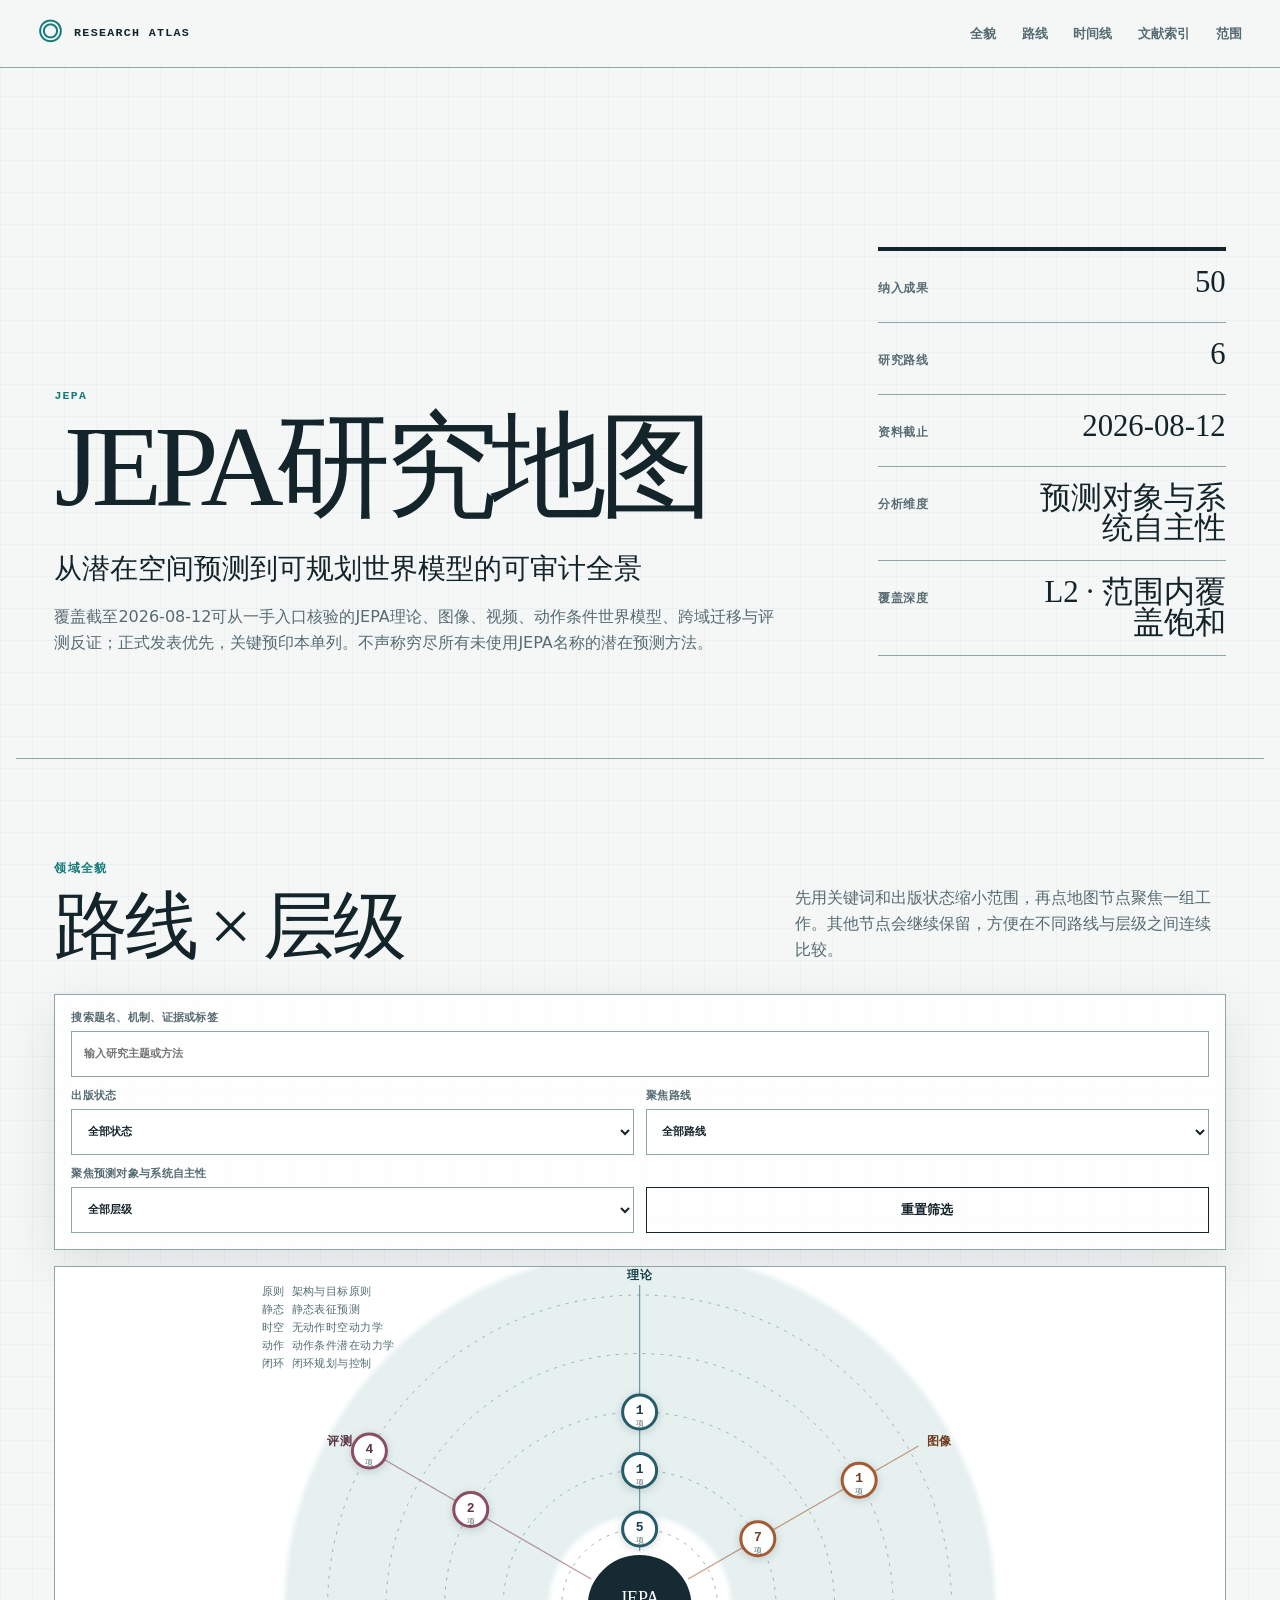
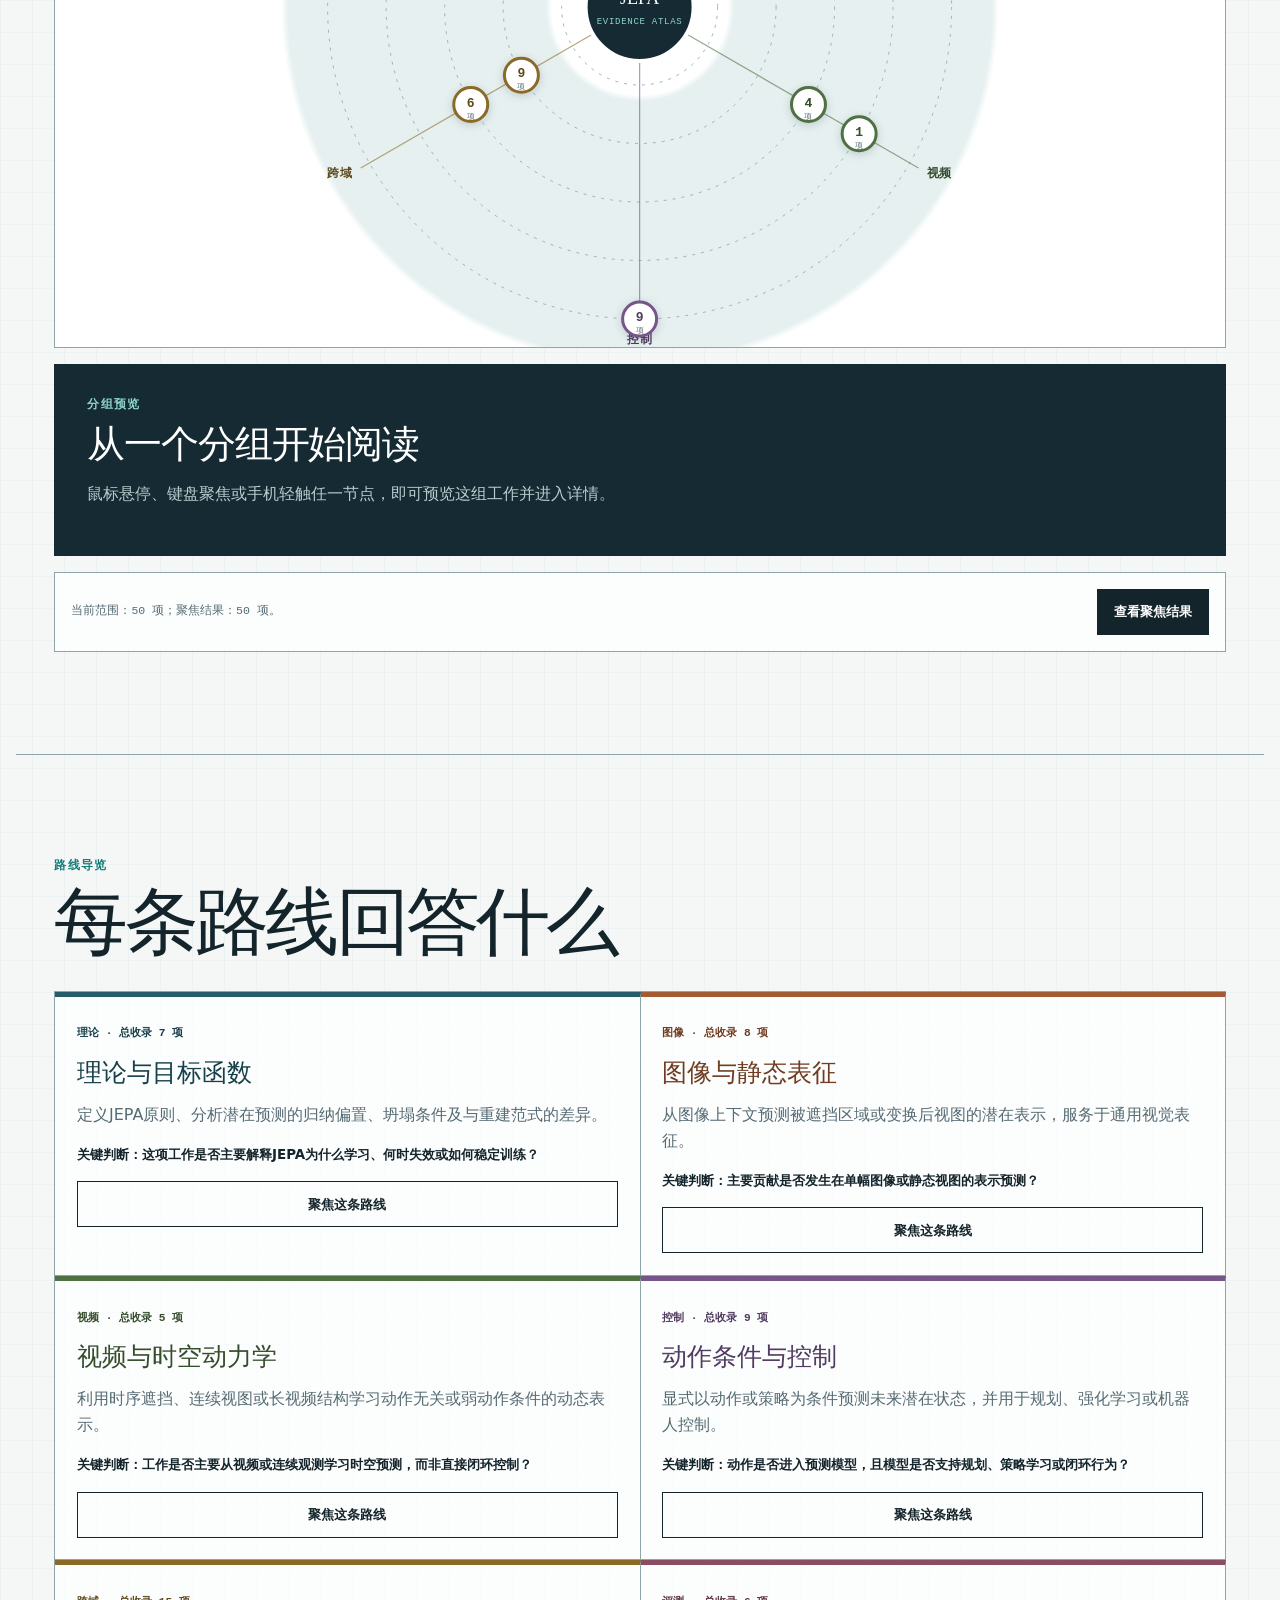
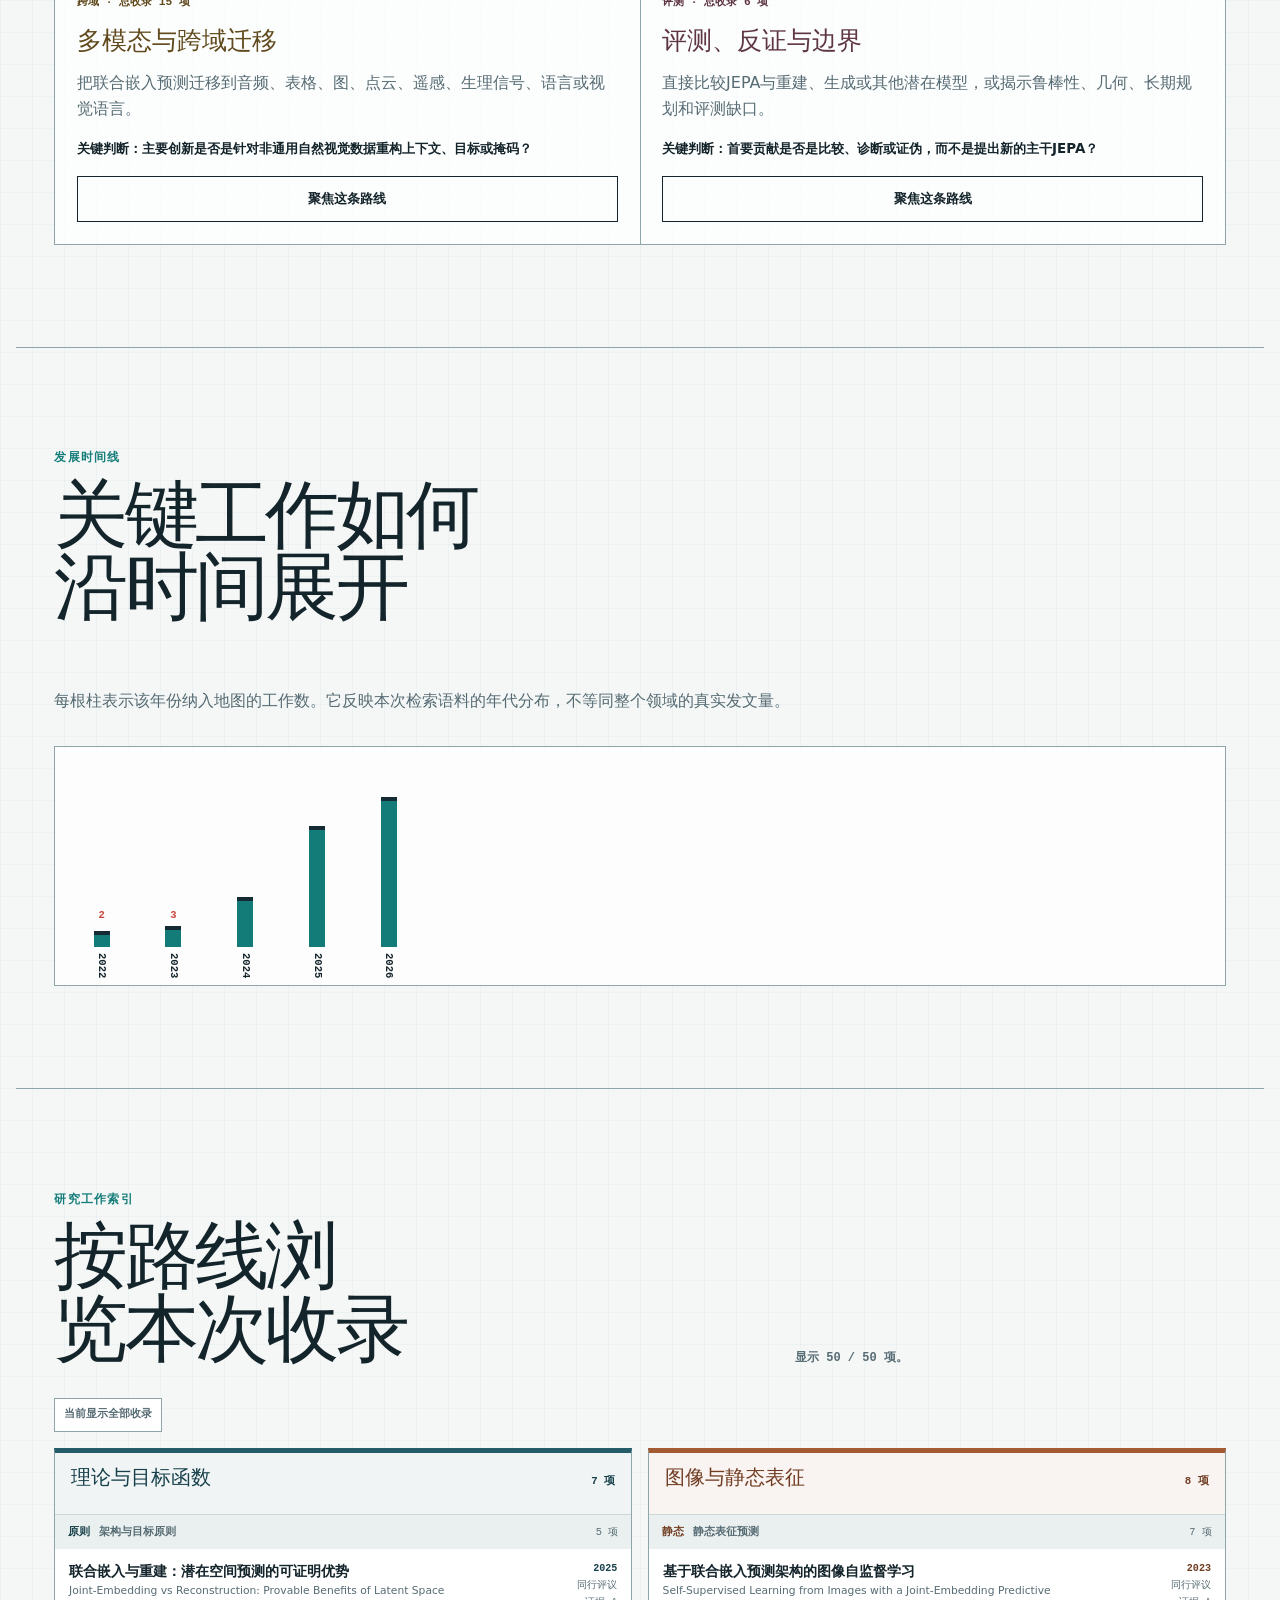
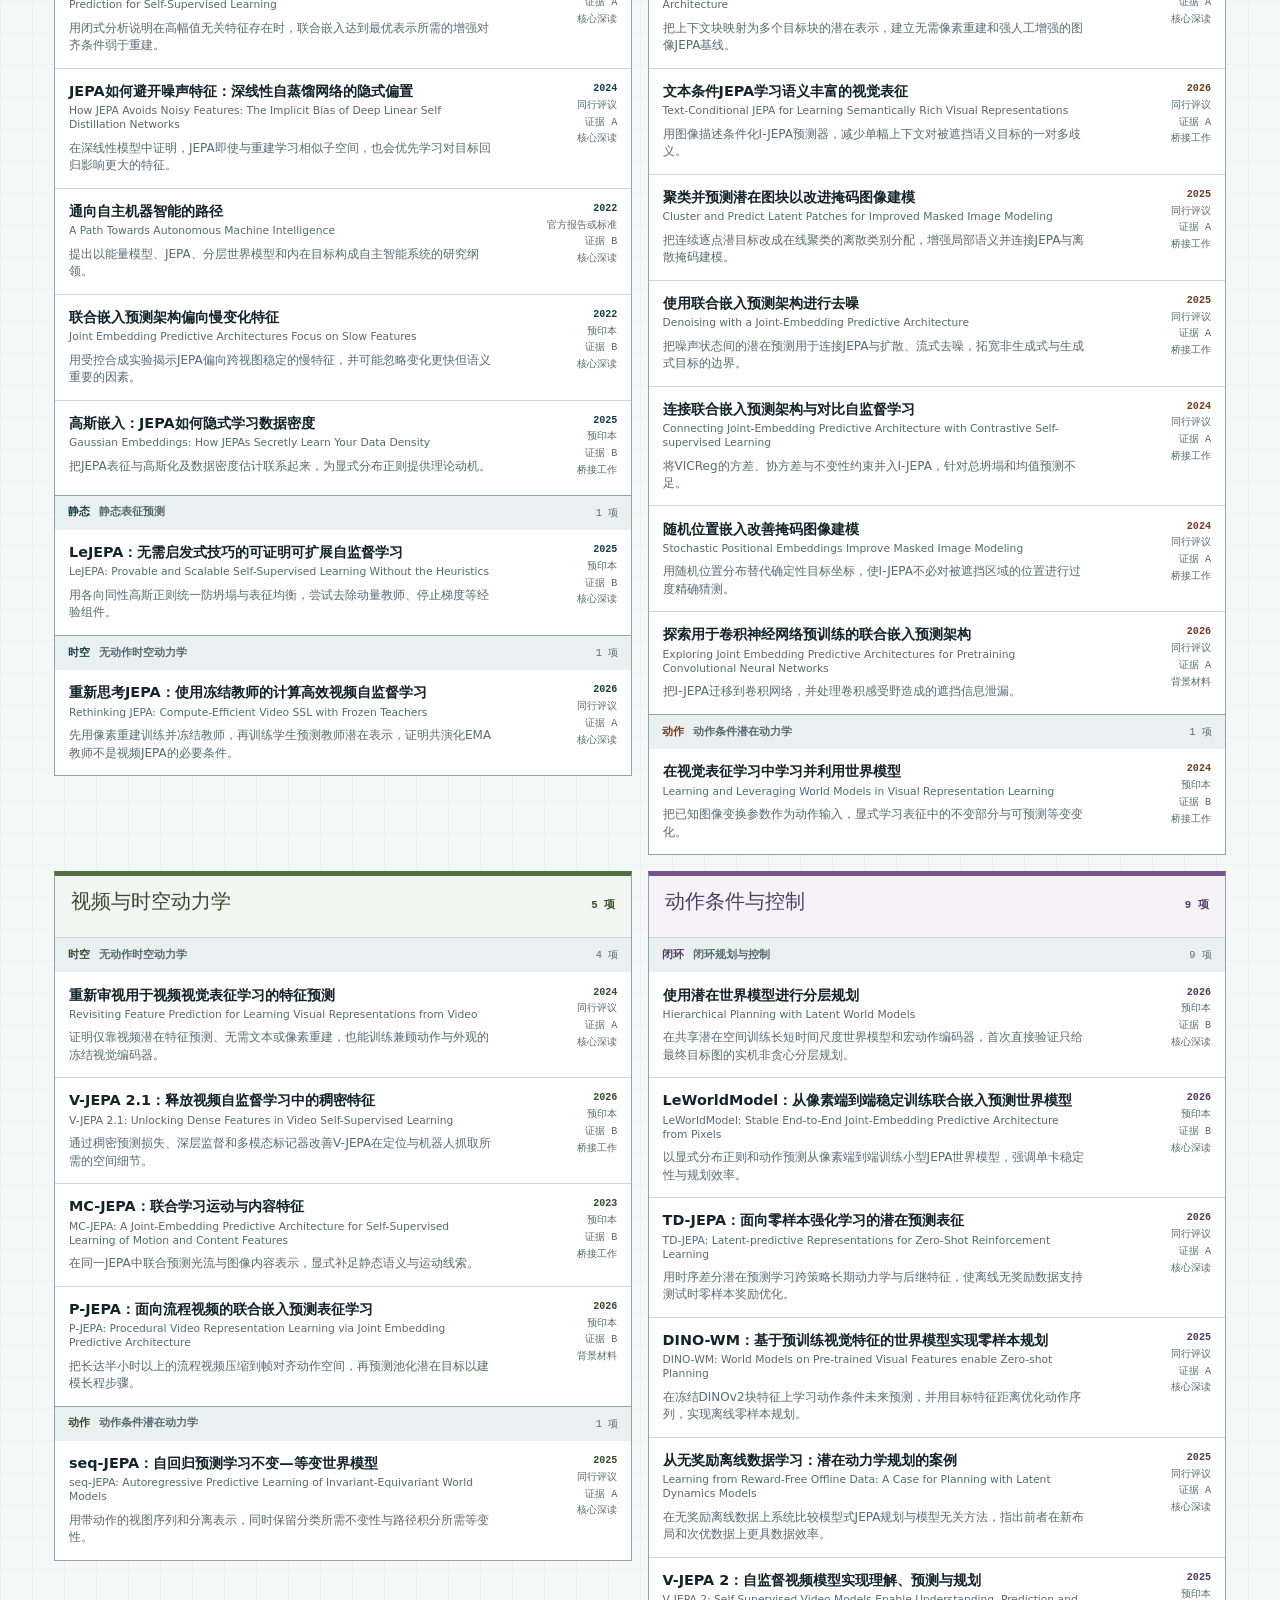
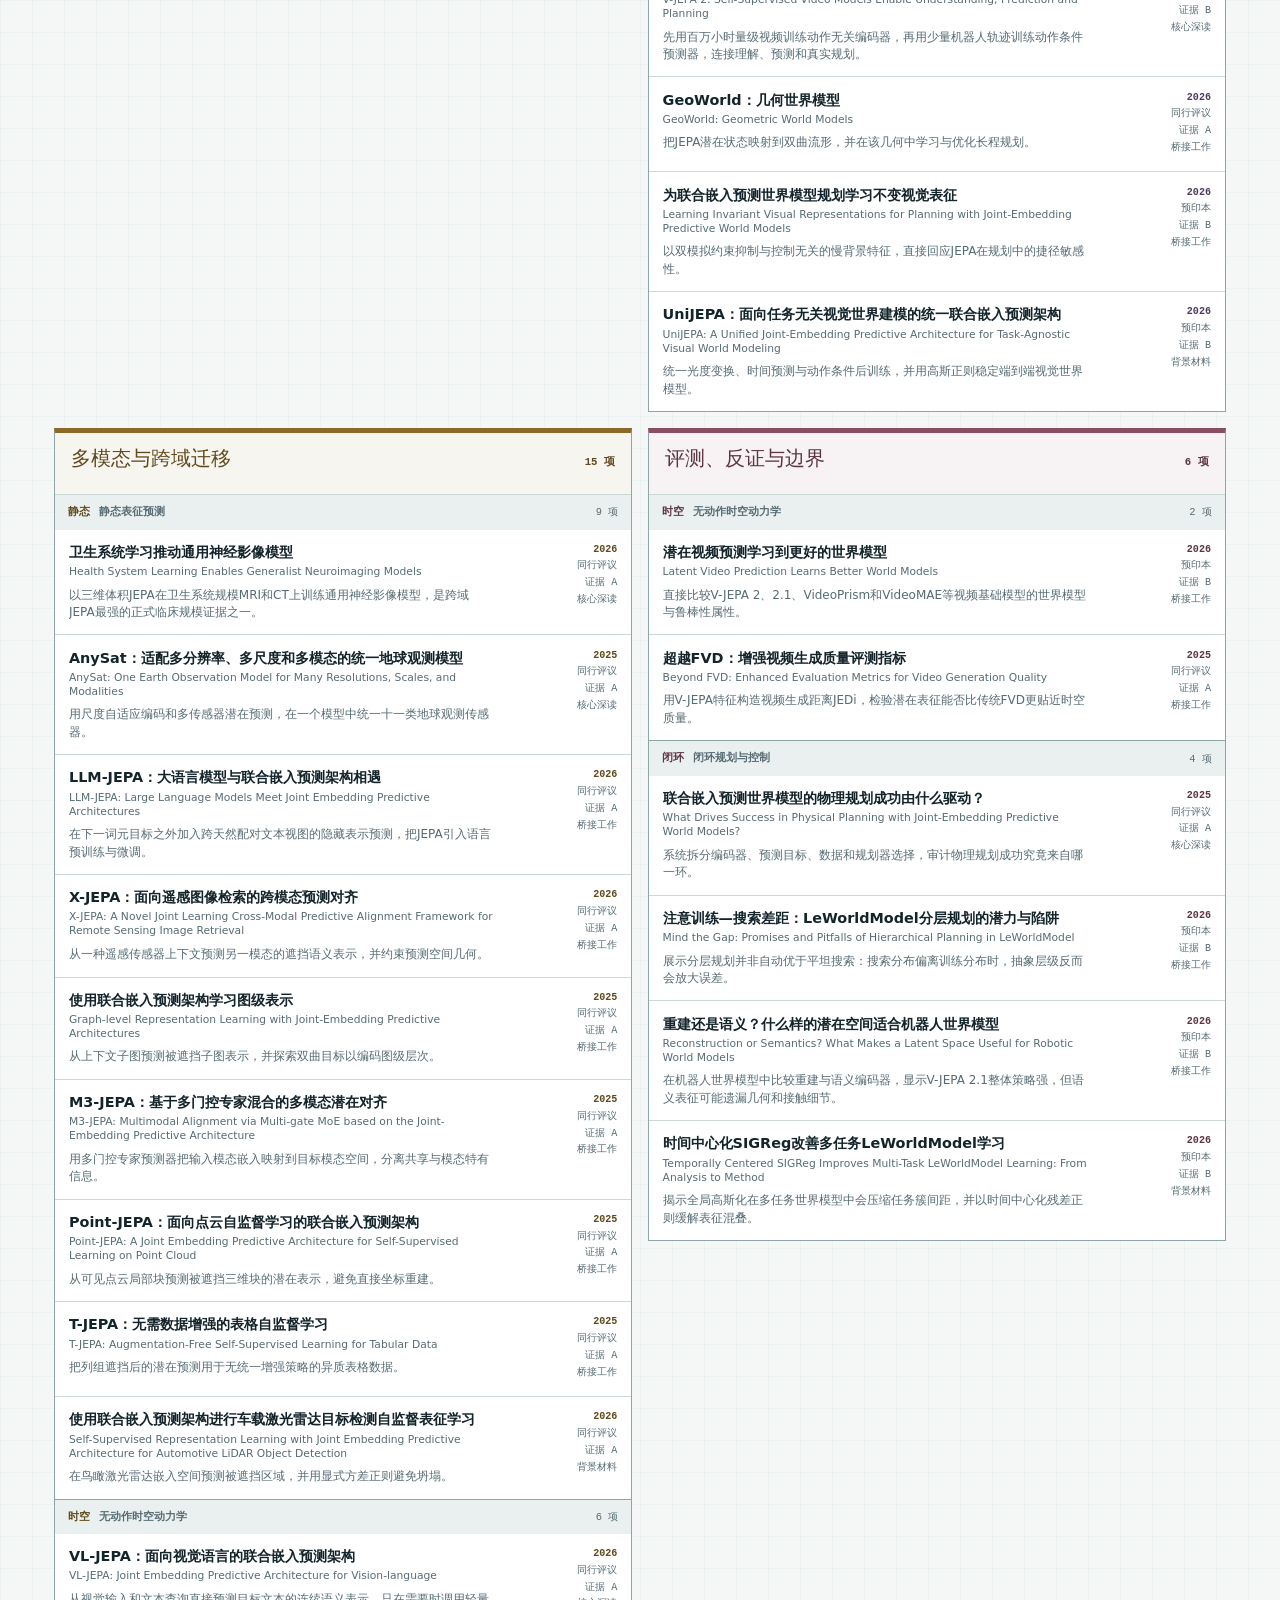
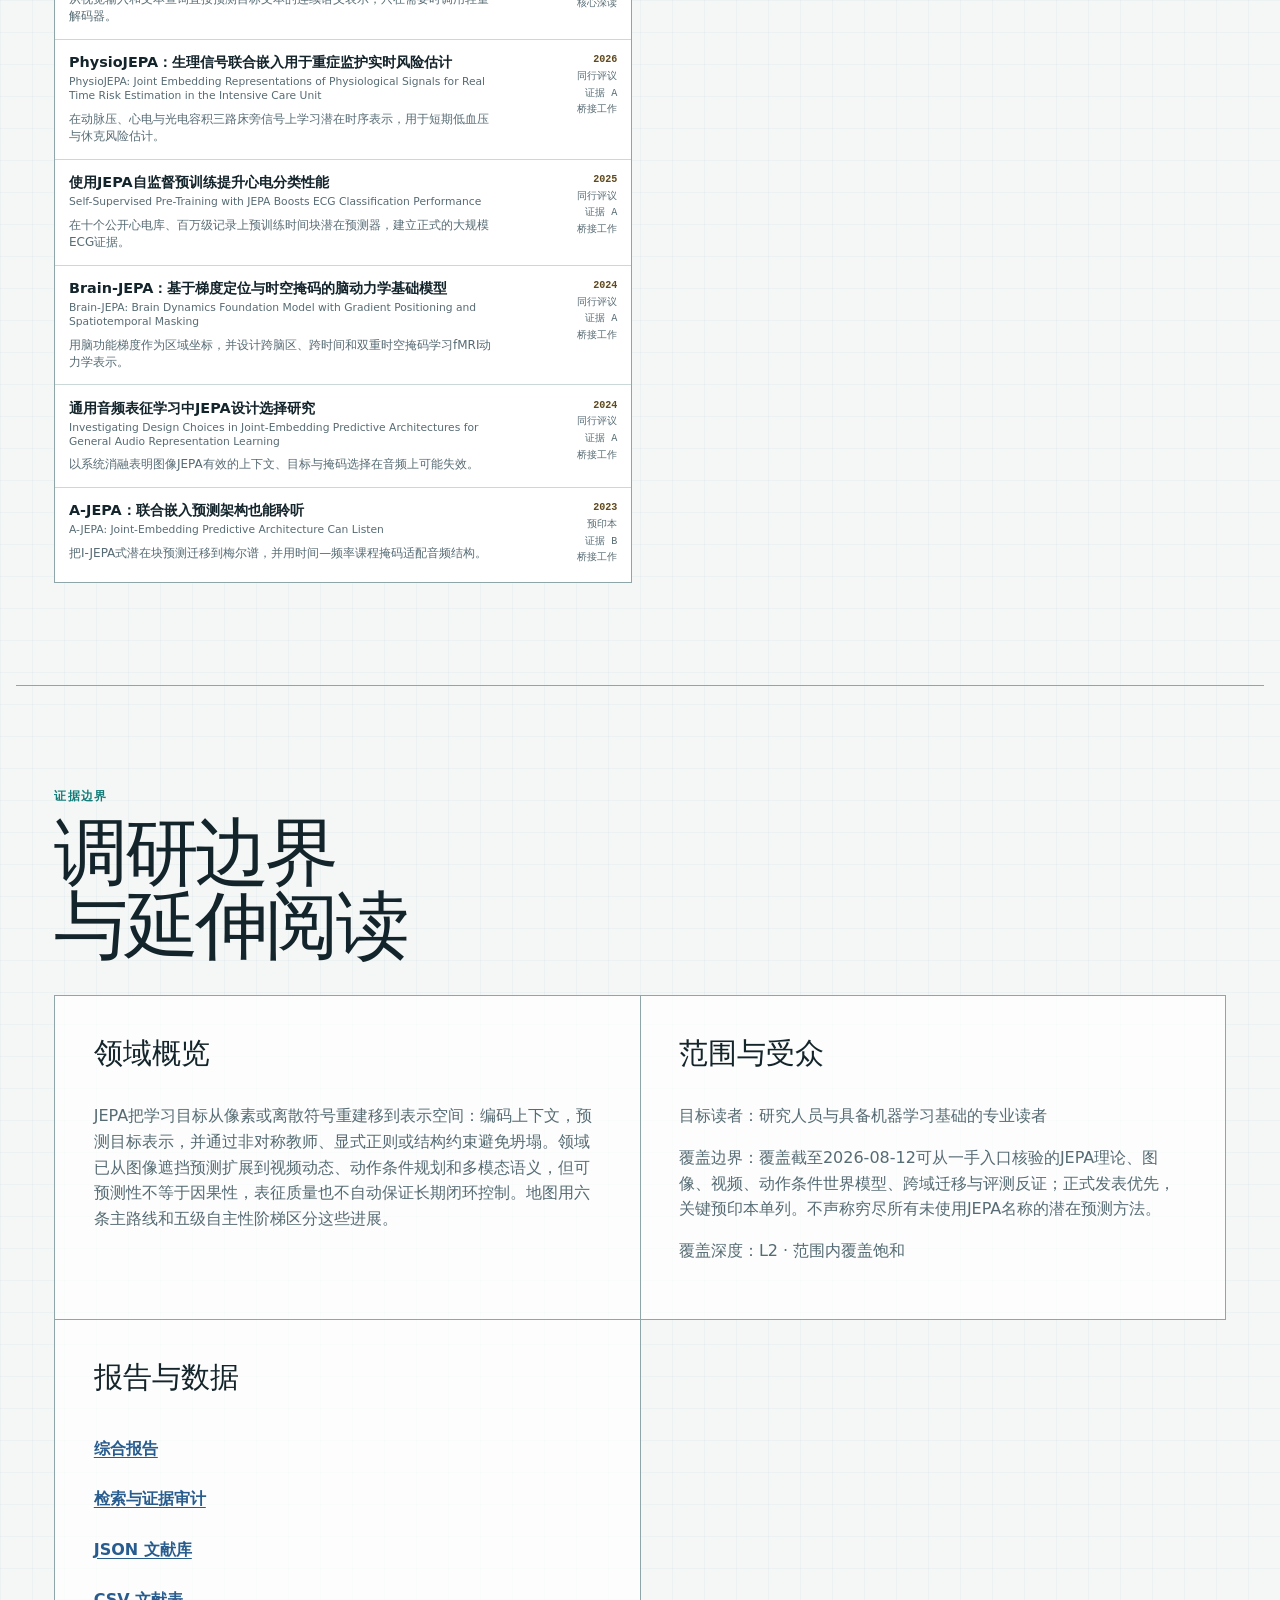
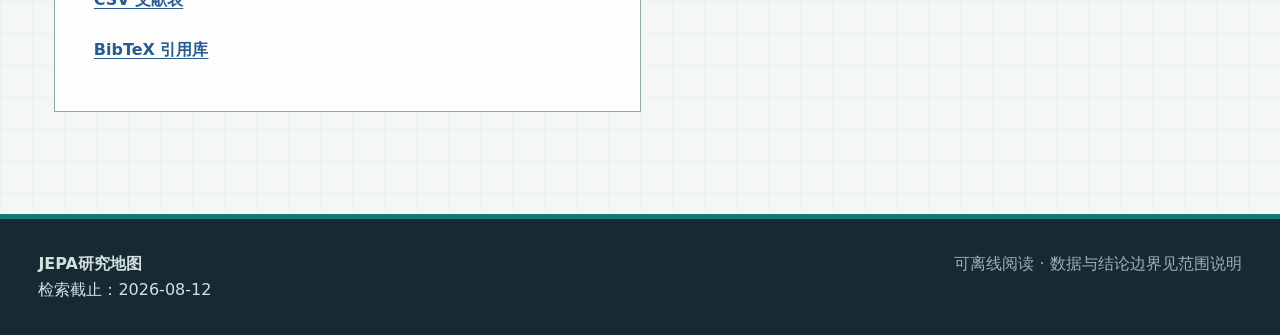
<file: index.html>
<!doctype html>
<!-- build-research-atlas managed asset: reader-ui-v2 -->
<html lang="zh-CN" class="no-js">
<head>
  <meta charset="utf-8">
  <meta name="viewport" content="width=device-width, initial-scale=1">
  <meta name="color-scheme" content="light">
  <meta name="description" content="从潜在空间预测到可规划世界模型的可审计全景">
  <title>JEPA研究地图</title>
  <script>document.documentElement.className = "js";</script>
  <link rel="stylesheet" href="css/atlas.css">
  <script defer src="data/atlas-meta.js"></script>
  <script defer src="data/papers-data.js"></script>
  <script defer src="js/atlas.js"></script>
</head>
<body>
  <a class="skip-link" href="#atlas-index">跳到文献与成果索引</a>

  <header class="site-header">
    <a class="site-mark" href="index.html" aria-label="返回研究地图首页">
      <span aria-hidden="true">◎</span>
      <span>RESEARCH ATLAS</span>
    </a>
    <nav aria-label="页面导航">
      <a href="#atlas-map">全貌</a>
      <a href="#route-guide">路线</a>
      <a href="#timeline">时间线</a>
      <a href="#atlas-index">文献索引</a>
      <a href="#scope">范围</a>
    </nav>
  </header>

  <main>
    <section class="hero" aria-labelledby="page-title">
      <div class="hero-copy">
        <p id="domainName" class="eyebrow">JEPA</p>
        <h1 id="page-title">JEPA研究地图</h1>
        <p id="pageSubtitle" class="hero-subtitle">从潜在空间预测到可规划世界模型的可审计全景</p>
        <p id="scopeNote" class="scope-note">覆盖截至2026-08-12可从一手入口核验的JEPA理论、图像、视频、动作条件世界模型、跨域迁移与评测反证；正式发表优先，关键预印本单列。不声称穷尽所有未使用JEPA名称的潜在预测方法。</p>
      </div>
      <dl class="hero-ledger" aria-label="地图摘要">
        <div><dt>纳入成果</dt><dd id="heroPaperCount">50</dd></div>
        <div><dt>研究路线</dt><dd id="heroRouteCount">6</dd></div>
        <div><dt>资料截止</dt><dd id="heroUpdated">2026-08-12</dd></div>
        <div><dt>分析维度</dt><dd id="heroAxis">预测对象与系统自主性</dd></div>
        <div><dt>覆盖深度</dt><dd id="heroCoverage">L2 · 范围内覆盖饱和</dd></div>
      </dl>
    </section>

    <section id="atlas-map" class="map-section section-shell" aria-labelledby="map-section-title">
      <header class="section-heading">
        <div>
          <p class="eyebrow">领域全貌</p>
          <h2 id="map-section-title">路线 × 层级</h2>
        </div>
        <p>先用关键词和出版状态缩小范围，再点地图节点聚焦一组工作。其他节点会继续保留，方便在不同路线与层级之间连续比较。</p>
      </header>

      <form id="atlasControls" class="atlas-controls" role="search">
        <label class="search-control">
          <span>搜索题名、机制、证据或标签</span>
          <input id="searchInput" type="search" autocomplete="off" placeholder="输入研究主题或方法">
        </label>
        <label>
          <span>出版状态</span>
          <select id="statusFilter">
            <option value="all">全部状态</option>
            <option value="peer-reviewed">同行评议</option>
            <option value="preprint">预印本</option>
            <option value="official-report">官方报告或标准</option>
          </select>
        </label>
        <label>
          <span>聚焦路线</span>
          <select id="routeFilter">
            <option value="all">全部路线</option>
          </select>
        </label>
        <label>
          <span id="levelFilterLabel">聚焦层级</span>
          <select id="levelFilter">
            <option value="all">全部层级</option>
          </select>
        </label>
        <button id="resetFilters" class="button quiet" type="button">重置筛选</button>
      </form>

      <div class="atlas-workbench">
        <div class="map-stage">
          <section class="mobile-clusters" aria-labelledby="mobile-cluster-title">
            <header>
              <p class="eyebrow">按组浏览</p>
              <h3 id="mobile-cluster-title">选择路线与层级</h3>
              <p>每个按钮对应一组研究工作，数字会随关键词和出版状态筛选实时更新。</p>
            </header>
            <div id="mobileClusterGrid" class="mobile-cluster-grid"></div>
          </section>

          <div class="desktop-map-wrap">
            <svg id="atlasSvg" class="atlas-svg" viewBox="0 0 800 680" role="group" aria-labelledby="mapTitle mapDescription">
              <title id="mapTitle">研究领域聚合地图</title>
              <desc id="mapDescription">主要路线沿圆周排列，第二分类轴沿同心环排列。每个按钮显示一个路线与层级组合的条目数量。</desc>
            </svg>
          </div>
          <p id="mapEmpty" class="empty-message" hidden>当前搜索与出版状态下没有可显示的条目。请放宽条件。</p>
        </div>

        <aside id="groupInspector" class="group-inspector" aria-labelledby="inspectorTitle">
          <div id="inspectorContent">
            <p class="eyebrow">分组预览</p>
            <h3 id="inspectorTitle">从一个分组开始阅读</h3>
            <p>鼠标悬停、键盘聚焦或手机轻触任一节点，即可预览这组工作并进入详情。</p>
          </div>
        </aside>
      </div>

      <div class="map-actions">
        <p id="contextCount">当前范围：0 项；聚焦结果：0 项。</p>
        <div>
          <button id="clearSelection" class="button quiet" type="button" hidden>取消组选择</button>
          <a class="button primary" href="#atlas-index">查看聚焦结果</a>
        </div>
      </div>
      <div id="atlasLive" class="sr-only" aria-live="polite" aria-atomic="true"></div>
    </section>

    <section id="route-guide" class="route-section section-shell" aria-labelledby="route-title">
      <header class="section-heading compact">
        <div>
          <p class="eyebrow">路线导览</p>
          <h2 id="route-title">每条路线回答什么</h2>
        </div>
      </header>
      <div id="routeCards" class="route-cards"></div>
      <p id="routeEmpty" class="empty-message" hidden>研究路线尚未加载，请检查本地数据文件。</p>
    </section>

    <section id="timeline" class="timeline-section section-shell" aria-labelledby="timeline-title">
      <header class="section-heading compact">
        <div>
          <p class="eyebrow">发展时间线</p>
          <h2 id="timeline-title">关键工作如何沿时间展开</h2>
        </div>
        <p>每根柱表示该年份纳入地图的工作数。它反映本次检索语料的年代分布，不等同整个领域的真实发文量。</p>
      </header>
      <div id="yearTimeline" class="year-timeline" role="list" aria-label="按年份统计的纳入条目"></div>
      <p id="timelineEmpty" class="empty-message" hidden>尚无可绘制年份的条目。</p>
    </section>

    <section id="atlas-index" class="index-section section-shell" aria-labelledby="index-title">
      <header class="section-heading index-heading">
        <div>
          <p class="eyebrow">研究工作索引</p>
          <h2 id="index-title" tabindex="-1">按路线浏览本次收录</h2>
        </div>
        <p id="resultSummary">显示 0 项。</p>
      </header>
      <div id="activeFilters" class="active-filters" aria-label="当前筛选"></div>
      <div id="paperIndex" class="paper-index"></div>
      <div id="indexEmpty" class="empty-panel" hidden>
        <h3>没有匹配条目</h3>
        <p>尝试清除关键词，或放宽出版状态、路线和层级筛选。</p>
      </div>
    </section>

    <section id="scope" class="scope-section section-shell" aria-labelledby="scope-title">
      <header class="section-heading compact">
        <div>
          <p class="eyebrow">证据边界</p>
          <h2 id="scope-title">调研边界与延伸阅读</h2>
        </div>
      </header>
      <div class="scope-grid">
        <article>
          <h3>领域概览</h3>
          <p id="overviewText">JEPA把学习目标从像素或离散符号重建移到表示空间：编码上下文，预测目标表示，并通过非对称教师、显式正则或结构约束避免坍塌。领域已从图像遮挡预测扩展到视频动态、动作条件规划和多模态语义，但可预测性不等于因果性，表征质量也不自动保证长期闭环控制。地图用六条主路线和五级自主性阶梯区分这些进展。</p>
        </article>
        <article>
          <h3>范围与受众</h3>
          <p id="audienceText">目标读者：研究人员与具备机器学习基础的专业读者</p>
          <p id="scopeText">覆盖边界：覆盖截至2026-08-12可从一手入口核验的JEPA理论、图像、视频、动作条件世界模型、跨域迁移与评测反证；正式发表优先，关键预印本单列。不声称穷尽所有未使用JEPA名称的潜在预测方法。</p>
          <p id="coverageText">覆盖深度：L2 · 范围内覆盖饱和</p>
        </article>
        <article id="thesisCard" hidden>
          <h3>核心判断</h3>
          <p id="thesisText"></p>
        </article>
        <article id="recommendationCard" hidden>
          <h3>建议阅读路径</h3>
          <p id="recommendationText"></p>
        </article>
        <article>
          <h3>报告与数据</h3>
          <ul class="artifact-links">
            <li><a href="docs/REPORT.md">综合报告</a></li>
            <li><a href="docs/SEARCH_AUDIT.md">检索与证据审计</a></li>
            <li><a href="data/papers.json">JSON 文献库</a></li>
            <li><a href="data/papers.csv">CSV 文献表</a></li>
            <li><a href="data/references.bib">BibTeX 引用库</a></li>
          </ul>
        </article>
      </div>
    </section>
  </main>

  <footer class="site-footer">
    <p><strong id="footerTitle">JEPA研究地图</strong><br><span id="footerUpdated">资料截止：2026-08-12</span></p>
    <p>可离线阅读 · 数据与结论边界见范围说明</p>
  </footer>

  <noscript>
    <section class="noscript-note">
      <h2>无脚本阅读入口</h2>
      <p>交互地图需要浏览器运行本地脚本，但综合报告、检索审计和结构化数据仍可直接打开。</p>
      <ul class="artifact-links">
        <li><a href="docs/REPORT.md">综合报告</a></li>
        <li><a href="docs/SEARCH_AUDIT.md">检索与证据审计</a></li>
        <li><a href="data/papers.json">JSON 文献库</a></li>
      </ul>
    </section>
  </noscript>
</body>
</html>
</file>
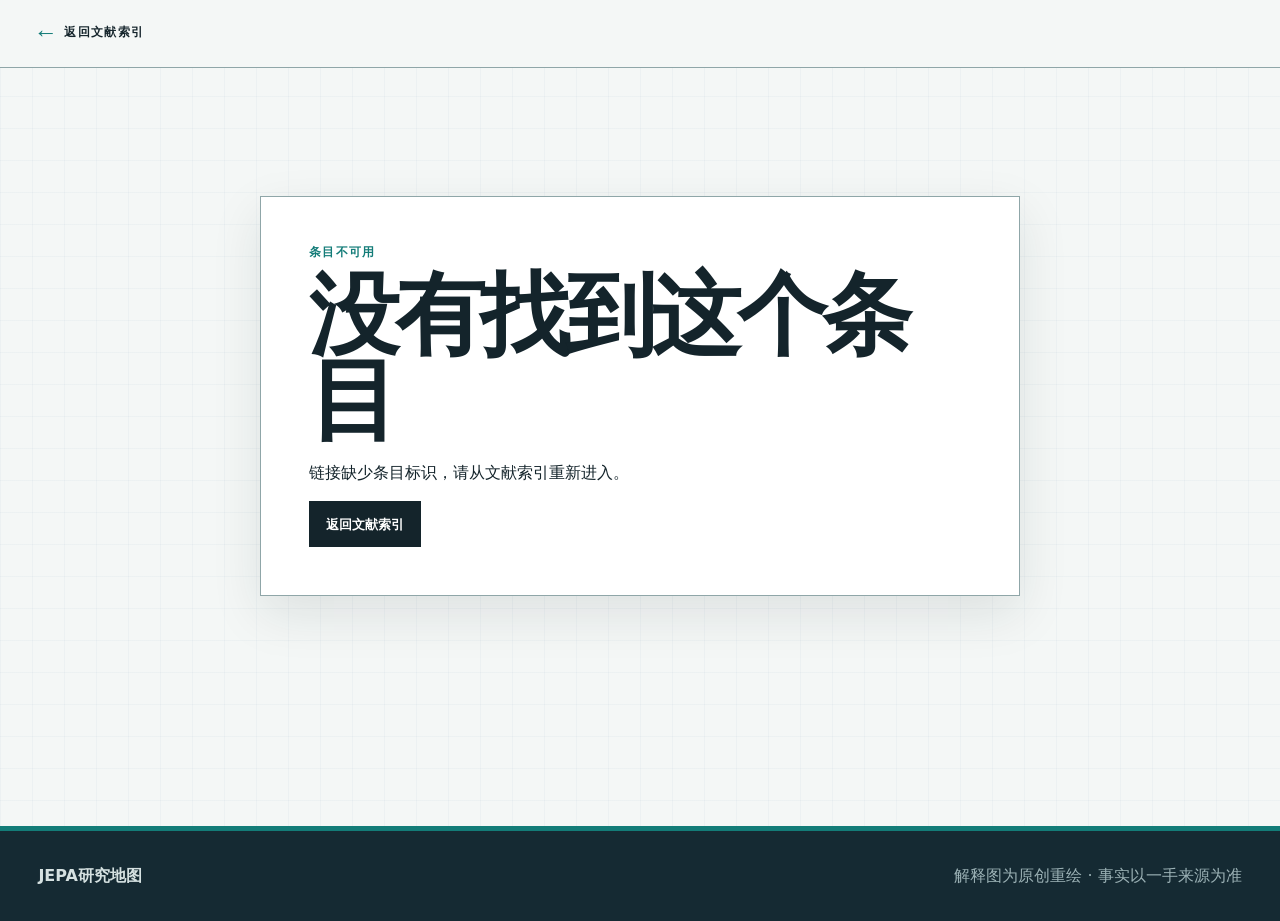
<file: paper.html>
<!doctype html>
<!-- build-research-atlas managed asset: reader-ui-v2 -->
<html lang="zh-CN" class="no-js">
<head>
  <meta charset="utf-8">
  <meta name="viewport" content="width=device-width, initial-scale=1">
  <meta name="color-scheme" content="light">
  <meta name="description" content="研究工作的机制、证据、局限与一手来源。">
  <title>工作详情｜研究地图</title>
  <script>document.documentElement.className = "js";</script>
  <link rel="stylesheet" href="css/atlas.css">
  <script defer src="data/atlas-meta.js"></script>
  <script defer src="data/papers-data.js"></script>
  <script defer src="js/paper.js"></script>
</head>
<body class="paper-page">
  <a class="skip-link" href="#paperContent">跳到条目正文</a>

  <header class="site-header">
    <a class="site-mark" href="index.html#atlas-index">
      <span aria-hidden="true">←</span>
      <span>返回文献索引</span>
    </a>
    <nav id="detailNav" aria-label="详情页导航">
      <a href="#mechanism">机制</a>
      <a href="#evidence">证据</a>
      <a href="#limitations">局限</a>
      <a href="#sources">来源</a>
    </nav>
  </header>

  <main id="paperContent" class="paper-main" tabindex="-1">
    <article id="paperArticle" hidden>
      <header class="paper-hero">
        <div>
          <p id="paperRoute" class="eyebrow">路线</p>
          <h1 id="paperTitle">工作题名</h1>
          <p id="paperTitleLocal" class="paper-local-title"></p>
          <p id="paperElevator" class="paper-elevator"></p>
        </div>
        <dl id="paperFacts" class="paper-facts"></dl>
      </header>

      <nav id="paperSectionNav" class="paper-section-nav" aria-label="本页目录">
        <a href="#problem">研究问题</a>
        <a href="#mechanism">方法机制</a>
        <a href="#evidence">证据</a>
        <a href="#limitations">适用边界</a>
        <a href="#implications">地图定位</a>
        <a href="#sources">一手入口</a>
      </nav>

      <section id="problem" class="paper-section" aria-labelledby="problem-title">
        <div class="section-index">问题</div>
        <div>
          <h2 id="problem-title">它要解决的关键问题</h2>
          <p id="paperProblem"></p>
        </div>
      </section>

      <section id="mechanism" class="paper-section" aria-labelledby="mechanism-title">
        <div class="section-index">机制</div>
        <div>
          <h2 id="mechanism-title">方法如何工作</h2>
          <p id="paperMechanism"></p>
          <figure class="mechanism-figure">
            <div class="mechanism-scroll" tabindex="0" aria-label="可横向滚动的机制步骤示意图">
              <svg id="mechanismDiagram" role="img" aria-labelledby="diagramTitle diagramDesc"></svg>
            </div>
            <figcaption>根据条目文字证据绘制的解释性示意图，不是原论文图像。</figcaption>
          </figure>
          <ol id="mechanismSteps" class="mechanism-steps"></ol>
        </div>
      </section>

      <section id="evidence" class="paper-section" aria-labelledby="evidence-title">
        <div class="section-index">证据</div>
        <div>
          <h2 id="evidence-title">关键证据与可核验结果</h2>
          <ul id="paperEvidence" class="evidence-list"></ul>
          <div id="paperEvidenceLocationsBlock" class="evidence-locations-block" hidden>
            <h3>证据定位</h3>
            <ul id="paperEvidenceLocations" class="evidence-locations-list"></ul>
          </div>
        </div>
      </section>

      <section id="limitations" class="paper-section" aria-labelledby="limitations-title">
        <div class="section-index">局限</div>
        <div>
          <h2 id="limitations-title">局限与适用边界</h2>
          <ul id="paperLimitations" class="limitations-list"></ul>
        </div>
      </section>

      <section id="implications" class="paper-section" aria-labelledby="implications-title">
        <div class="section-index">定位</div>
        <div>
          <h2 id="implications-title">为什么值得纳入这张地图</h2>
          <ul id="paperImplications" class="implications-list"></ul>
        </div>
      </section>

      <section id="sources" class="paper-section" aria-labelledby="sources-title">
        <div class="section-index">来源</div>
        <div>
          <h2 id="sources-title">一手来源与核验说明</h2>
          <p id="paperSourceNote"></p>
          <div id="paperVersionBlock" class="paper-version-block" hidden>
            <h3>版本与出版关系</h3>
            <p id="paperVersionNote"></p>
          </div>
          <div id="paperLinks" class="source-links"></div>
          <div id="relatedBlock" class="related-block" hidden>
            <h3>地图中的相邻条目</h3>
            <ul id="relatedPapers"></ul>
          </div>
        </div>
      </section>
    </article>

    <section id="paperNotFound" class="not-found" hidden>
      <p class="eyebrow">条目不可用</p>
      <h1>没有找到这个条目</h1>
      <p id="notFoundReason">请从文献索引重新进入。</p>
      <a class="button primary" href="index.html#atlas-index">返回文献索引</a>
    </section>
  </main>

  <footer class="site-footer">
    <p><strong id="detailFooterTitle">研究地图</strong></p>
    <p>解释图为原创重绘 · 事实以一手来源为准</p>
  </footer>

  <noscript>
    <section class="noscript-note">
      <h2>详情页需要本地脚本</h2>
      <p>可返回<a href="index.html#atlas-index">文献索引</a>，或直接阅读<a href="docs/REPORT.md">综合报告</a>。</p>
      <ul class="artifact-links">
        <li><a href="docs/SEARCH_AUDIT.md">检索与证据审计</a></li>
        <li><a href="atlas.json">研究数据真源</a></li>
        <li><a href="README.md">交付说明</a></li>
      </ul>
    </section>
  </noscript>
</body>
</html>
</file>
<file: css/atlas.css>
/* build-research-atlas managed asset: reader-ui-v2 */
:root {
  --paper: #f4f7f6;
  --paper-bright: #ffffff;
  --ink: #14242b;
  --ink-soft: #566b73;
  --line: #cbd8d8;
  --line-strong: #8fa6a8;
  --teal: #137c78;
  --cobalt: #285c8f;
  --signal: #c6483e;
  --night: #152a33;
  --night-soft: #b9ccce;
  --focus-dark: #084f74;
  --focus-light: #ffffff;
  --shadow: 0 18px 48px rgba(20, 36, 43, .10);
  --sans: Inter, ui-sans-serif, system-ui, -apple-system, BlinkMacSystemFont, "Segoe UI", sans-serif;
  --display: Georgia, "Times New Roman", serif;
  --mono: "SFMono-Regular", Consolas, "Liberation Mono", monospace;
}

*, *::before, *::after { box-sizing: border-box; }

html {
  color: var(--ink);
  background: var(--paper);
  scroll-behavior: smooth;
  scroll-padding-top: 5.5rem;
}

body {
  min-width: 280px;
  margin: 0;
  color: var(--ink);
  background:
    linear-gradient(rgba(40, 92, 143, .035) 1px, transparent 1px),
    linear-gradient(90deg, rgba(40, 92, 143, .035) 1px, transparent 1px),
    var(--paper);
  background-size: 32px 32px;
  font: 400 1rem/1.62 var(--sans);
}

body, input, select, button { font-family: var(--sans); }

a { color: var(--cobalt); text-underline-offset: .18em; }
a:hover { color: var(--signal); }

button, input, select { font: inherit; }
button, select { cursor: pointer; }

:focus-visible {
  outline: 3px solid var(--focus-dark);
  outline-offset: 3px;
  box-shadow: 0 0 0 6px var(--focus-light);
}

[hidden] { display: none !important; }

.sr-only {
  position: absolute !important;
  width: 1px !important;
  height: 1px !important;
  padding: 0 !important;
  margin: -1px !important;
  overflow: hidden !important;
  clip: rect(0, 0, 0, 0) !important;
  white-space: nowrap !important;
  border: 0 !important;
}

.skip-link {
  position: fixed;
  z-index: 100;
  top: .6rem;
  left: .6rem;
  transform: translateY(-160%);
  padding: .7rem 1rem;
  color: #fff;
  background: var(--night);
  font-weight: 750;
}

.skip-link:focus { transform: translateY(0); }

.site-header {
  position: sticky;
  z-index: 20;
  top: 0;
  display: flex;
  justify-content: space-between;
  align-items: center;
  gap: 1rem;
  min-height: 68px;
  padding: .7rem clamp(1rem, 3vw, 3rem);
  background: rgba(244, 247, 246, .95);
  border-bottom: 1px solid var(--line-strong);
  backdrop-filter: blur(14px);
}

.site-mark {
  display: inline-flex;
  align-items: center;
  gap: .65rem;
  min-height: 44px;
  color: var(--ink);
  font: 750 .73rem/1 var(--mono);
  letter-spacing: .11em;
  text-decoration: none;
}

.site-mark > span:first-child {
  color: var(--teal);
  font-size: 1.5rem;
  line-height: 1;
}

.site-header nav {
  display: flex;
  gap: clamp(.7rem, 2vw, 1.6rem);
  align-items: center;
}

.site-header nav a {
  display: inline-flex;
  align-items: center;
  min-height: 44px;
  color: var(--ink-soft);
  font-size: .82rem;
  font-weight: 700;
  text-decoration: none;
}

.site-header nav a:hover { color: var(--signal); }

.hero {
  width: min(1500px, calc(100% - 2rem));
  min-height: min(690px, calc(100vh - 68px));
  margin: 0 auto;
  display: grid;
  grid-template-columns: minmax(0, 1.35fr) minmax(310px, .65fr);
  gap: clamp(3rem, 8vw, 9rem);
  align-items: end;
  padding: clamp(5rem, 11vw, 10rem) clamp(0rem, 3vw, 3rem) clamp(4rem, 8vw, 7rem);
}

.hero-copy { max-width: 68rem; }

.eyebrow {
  margin: 0 0 .8rem;
  color: var(--teal);
  font: 750 .72rem/1.35 var(--mono);
  letter-spacing: .11em;
  text-transform: uppercase;
}

.hero h1 {
  max-width: 14ch;
  margin: 0;
  font: 500 clamp(3.6rem, 9vw, 9rem)/.88 var(--display);
  letter-spacing: -.065em;
  text-wrap: balance;
  overflow-wrap: anywhere;
}

.hero-subtitle {
  max-width: 50rem;
  margin: 2rem 0 0;
  color: var(--ink);
  font: 500 clamp(1.2rem, 2.2vw, 2rem)/1.35 var(--display);
}

.scope-note {
  max-width: 52rem;
  margin: 1rem 0 0;
  color: var(--ink-soft);
}

.hero-ledger {
  margin: 0;
  border-top: 4px solid var(--ink);
}

.hero-ledger div {
  display: grid;
  grid-template-columns: minmax(8rem, 1fr) auto;
  gap: 1rem;
  align-items: baseline;
  min-height: 72px;
  padding: 1rem 0;
  border-bottom: 1px solid var(--line-strong);
}

.hero-ledger dt {
  color: var(--ink-soft);
  font: 700 .72rem/1.4 var(--mono);
  letter-spacing: .04em;
}

.hero-ledger dd {
  margin: 0;
  color: var(--ink);
  font: 500 clamp(1.35rem, 2.4vw, 2.2rem)/1 var(--display);
  text-align: right;
}

.section-shell {
  width: min(1500px, calc(100% - 2rem));
  margin: 0 auto;
  padding: clamp(4.5rem, 8vw, 8rem) clamp(0rem, 3vw, 3rem);
}

.map-section, .route-section, .timeline-section, .index-section, .scope-section {
  border-top: 1px solid var(--line-strong);
}

.section-heading {
  display: grid;
  grid-template-columns: minmax(0, 1.1fr) minmax(300px, .7fr);
  gap: clamp(1.5rem, 5vw, 5rem);
  align-items: end;
  margin-bottom: 2rem;
}

.section-heading.compact { grid-template-columns: 1fr; }

.section-heading h2 {
  max-width: 17ch;
  margin: 0;
  font: 500 clamp(2.6rem, 5.8vw, 5.8rem)/.98 var(--display);
  letter-spacing: -.05em;
  text-wrap: balance;
}

.section-heading > p {
  max-width: 50rem;
  margin: 0;
  color: var(--ink-soft);
}

.atlas-controls {
  display: grid;
  grid-template-columns: minmax(230px, 1.5fr) repeat(3, minmax(145px, .7fr)) auto;
  gap: .75rem;
  align-items: end;
  padding: 1rem;
  background: rgba(255, 255, 255, .88);
  border: 1px solid var(--line-strong);
  box-shadow: var(--shadow);
}

.atlas-controls label {
  display: grid;
  gap: .35rem;
  color: var(--ink-soft);
  font: 700 .68rem/1.3 var(--mono);
  letter-spacing: .025em;
}

.atlas-controls input,
.atlas-controls select {
  width: 100%;
  min-height: 46px;
  padding: .55rem .7rem;
  color: var(--ink);
  background: var(--paper-bright);
  border: 1px solid var(--line-strong);
  border-radius: 0;
}

.button {
  display: inline-flex;
  justify-content: center;
  align-items: center;
  min-height: 46px;
  padding: .65rem 1rem;
  border: 1px solid var(--ink);
  border-radius: 0;
  font-size: .82rem;
  font-weight: 750;
  text-decoration: none;
}

.button.primary { color: #fff; background: var(--ink); }
.button.primary:hover { color: #fff; background: var(--signal); border-color: var(--signal); }
.button.quiet { color: var(--ink); background: transparent; }
.button.quiet:hover { color: var(--signal); border-color: var(--signal); background: #fff; }

.atlas-workbench {
  display: grid;
  grid-template-columns: minmax(600px, 1.45fr) minmax(300px, .55fr);
  gap: 1rem;
  margin-top: 1rem;
}

.map-stage {
  position: relative;
  min-height: 680px;
  background:
    radial-gradient(circle at 50% 50%, rgba(255, 255, 255, 1) 0 13%, rgba(219, 234, 233, .72) 14% 52%, rgba(255, 255, 255, .76) 53%),
    #fff;
  border: 1px solid var(--line-strong);
  overflow: hidden;
}

.desktop-map-wrap { width: 100%; min-height: 680px; }
.atlas-svg { display: block; width: 100%; height: 680px; }
.mobile-clusters { display: none; }

.map-ring {
  fill: none;
  stroke: #9eb3b4;
  stroke-width: 1;
  stroke-dasharray: 3 6;
}

.map-ring-label {
  fill: #536d72;
  font: 11px var(--mono);
  letter-spacing: .04em;
  pointer-events: none;
}

.map-spoke { stroke-width: 1.25; opacity: .58; }

.map-route-label {
  font: 750 12px var(--sans);
  letter-spacing: .025em;
  pointer-events: none;
}

.map-core { fill: var(--night); stroke: #fff; stroke-width: 4; }
.map-core-title { fill: #fff; font: 500 18px var(--display); text-anchor: middle; }
.map-core-sub { fill: #8ed4cf; font: 9px var(--mono); text-anchor: middle; letter-spacing: .08em; }

.cluster-button { cursor: pointer; }
.cluster-button.is-empty { visibility: hidden; pointer-events: none; }
.cluster-hit { fill: transparent; stroke: transparent; }
.cluster-mark {
  fill: #fff;
  stroke: var(--route-color, var(--teal));
  stroke-width: 3;
  filter: drop-shadow(0 2px 4px rgba(20, 36, 43, .18));
  transition: fill .16s ease, stroke-width .16s ease, transform .16s ease;
  transform-box: fill-box;
  transform-origin: center;
}

.cluster-count {
  fill: var(--route-text, var(--ink));
  font: 750 13px var(--mono);
  text-anchor: middle;
  pointer-events: none;
}

.cluster-unit {
  fill: #63787b;
  font: 8px var(--sans);
  text-anchor: middle;
  pointer-events: none;
}

.cluster-button:hover .cluster-mark,
.cluster-button:focus-visible .cluster-mark {
  fill: #eef8f7;
  stroke-width: 5;
  transform: scale(1.06);
}

.cluster-button:focus { outline: none; }
.cluster-button:focus-visible .cluster-hit { stroke: var(--focus-light); stroke-width: 8; }
.cluster-button:focus-visible .cluster-mark,
.cluster-button.is-selected:focus-visible .cluster-mark { stroke: var(--focus-dark); stroke-width: 6; }
.cluster-button.is-selected .cluster-mark { fill: #fff7ed; stroke: var(--signal); stroke-width: 6; }
.cluster-button.is-selected .cluster-unit { fill: var(--signal); font-weight: 750; }

.group-inspector {
  min-width: 0;
  padding: clamp(1.2rem, 2.5vw, 2rem);
  color: #fff;
  background: var(--night);
  border: 1px solid var(--night);
}

.group-inspector .eyebrow { color: #8ed4cf; }
.group-inspector h3 {
  margin: .2rem 0 1rem;
  font: 500 clamp(1.8rem, 3vw, 2.8rem)/1.04 var(--display);
  letter-spacing: -.03em;
}

.group-inspector p { color: var(--night-soft); }
.inspector-route { color: #fff !important; font-weight: 750; }
.inspector-list-wrap { max-height: 460px; overflow-y: auto; border-top: 1px solid #476069; border-bottom: 1px solid #476069; }
.inspector-list { margin: 0; padding: 0; list-style: none; }
.inspector-list li + li { border-top: 1px solid #3a515a; }

.inspector-link {
  display: grid;
  gap: .3rem;
  min-height: 58px;
  padding: .72rem .35rem;
  color: #fff;
  text-decoration: none;
}

.inspector-link:hover,
.inspector-link:focus-visible {
  color: #fff;
  background: #203b45;
  box-shadow: inset 4px 0 0 var(--focus-light), inset 0 0 0 3px var(--focus-dark);
  outline: 3px solid var(--focus-light);
  outline-offset: 2px;
}

.inspector-link b { font-size: .83rem; line-height: 1.35; overflow-wrap: anywhere; }
.inspector-link span { color: #a9c0c3; font: .67rem/1.3 var(--mono); }
.inspector-actions { display: grid; grid-template-columns: 1fr; gap: .6rem; margin-top: 1rem; }
.group-inspector .button.primary { color: var(--night); background: #fff; border-color: #fff; }
.group-inspector .button.primary:hover { color: #fff; background: var(--signal); border-color: var(--signal); }
.group-inspector .button.quiet { color: #fff; border-color: #789096; }

.map-actions {
  display: flex;
  justify-content: space-between;
  align-items: center;
  gap: 1rem;
  margin-top: 1rem;
  padding: 1rem;
  background: rgba(255, 255, 255, .78);
  border: 1px solid var(--line-strong);
}

.map-actions p { margin: 0; color: var(--ink-soft); font: .72rem/1.45 var(--mono); }
.map-actions > div { display: flex; flex-wrap: wrap; gap: .55rem; }

.empty-message { margin: 0; padding: 1.2rem; color: var(--ink-soft); }

.route-cards {
  display: grid;
  grid-template-columns: repeat(3, minmax(0, 1fr));
  border-top: 1px solid var(--line-strong);
  border-left: 1px solid var(--line-strong);
}

.route-card {
  min-height: 260px;
  padding: 1.35rem;
  background: rgba(255, 255, 255, .76);
  border-right: 1px solid var(--line-strong);
  border-bottom: 1px solid var(--line-strong);
  border-top: 5px solid var(--route-color);
}

.route-card .route-code { color: var(--route-text); font: 750 .7rem var(--mono); }
.route-card h3 { margin: .9rem 0 .65rem; color: var(--route-text); font: 500 1.55rem/1.1 var(--display); }
.route-card p { color: var(--ink-soft); }
.route-card strong { display: block; margin-top: 1rem; color: var(--ink); font-size: .84rem; }
.route-card button { width: 100%; margin-top: 1rem; }

.year-timeline {
  display: flex;
  align-items: end;
  gap: clamp(.45rem, 1.4vw, 1.2rem);
  min-height: 240px;
  padding: 1.5rem 1.2rem 0;
  overflow-x: auto;
  background: rgba(255, 255, 255, .8);
  border: 1px solid var(--line-strong);
}

.year-item {
  display: grid;
  grid-template-rows: auto var(--year-height, 20px) auto;
  gap: .4rem;
  align-items: end;
  justify-items: center;
  min-width: 54px;
  color: var(--ink-soft);
  font: 700 .66rem/1 var(--mono);
}

.year-count { color: var(--signal); }
.year-bar { width: 16px; height: var(--year-height, 20px); background: var(--teal); border-top: 4px solid var(--night); }
.year-item b { min-height: 32px; color: var(--ink); writing-mode: vertical-rl; }

.artifact-links { display: grid; gap: .4rem; margin: .5rem 0 0; padding: 0; list-style: none; }
.artifact-links a { display: inline-flex; align-items: center; min-height: 44px; font-weight: 700; }

.index-heading { align-items: end; }
.index-heading > p { font: 700 .75rem var(--mono); }

.active-filters {
  display: flex;
  flex-wrap: wrap;
  gap: .45rem;
  min-height: 2rem;
  margin-bottom: 1rem;
}

.filter-chip {
  display: inline-flex;
  align-items: center;
  min-height: 34px;
  padding: .3rem .55rem;
  color: var(--ink-soft);
  background: #fff;
  border: 1px solid var(--line-strong);
  font: 700 .68rem/1.2 var(--mono);
}

.paper-index {
  display: grid;
  grid-template-columns: repeat(2, minmax(0, 1fr));
  gap: 1rem;
  align-items: start;
}

.index-route {
  min-width: 0;
  background: rgba(255, 255, 255, .88);
  border: 1px solid var(--line-strong);
  border-top: 5px solid var(--route-color);
}

.index-route > header {
  display: flex;
  justify-content: space-between;
  gap: 1rem;
  align-items: baseline;
  min-height: 62px;
  padding: .8rem 1rem;
  color: var(--route-text);
  background: color-mix(in srgb, var(--route-color) 7%, #fff);
  border-bottom: 1px solid var(--line);
}

.index-route > header h3 { margin: 0; font: 500 1.25rem/1.2 var(--display); }
.index-route > header span { white-space: nowrap; font: 750 .67rem var(--mono); }
.index-level + .index-level { border-top: 1px solid var(--line-strong); }

.index-level h4 {
  display: grid;
  grid-template-columns: auto 1fr auto;
  gap: .55rem;
  align-items: center;
  margin: 0;
  padding: .62rem .8rem;
  color: var(--ink-soft);
  background: #eaf0ef;
  font: 700 .7rem/1.3 var(--sans);
}

.index-level h4 b { color: var(--route-text); font-family: var(--mono); }
.index-level h4 small { font: .65rem var(--mono); }
.paper-label-list { margin: 0; padding: 0; list-style: none; }
.paper-label-list li + li { border-top: 1px solid var(--line); }

.paper-label-link {
  display: grid;
  grid-template-columns: minmax(0, 1fr) 7rem;
  gap: .75rem;
  align-items: start;
  min-height: 94px;
  padding: .82rem .85rem;
  color: var(--ink);
  background: #fff;
  text-decoration: none;
  overflow-wrap: anywhere;
}

.paper-label-link:hover,
.paper-label-link:focus-visible {
  position: relative;
  z-index: 1;
  color: var(--ink);
  background: color-mix(in srgb, var(--route-color) 7%, #fff);
  box-shadow: inset 4px 0 0 var(--route-color), inset 0 0 0 3px var(--focus-dark);
  outline: 3px solid var(--focus-light);
  outline-offset: 2px;
}

.paper-label-titles { display: grid; gap: .18rem; min-width: 0; }
.paper-label-titles b { font-size: .9rem; line-height: 1.35; }
.paper-label-titles span { color: var(--ink-soft); font-size: .67rem; line-height: 1.3; }
.paper-label-titles .paper-label-summary {
  display: -webkit-box;
  margin-top: .3rem;
  overflow: hidden;
  color: var(--ink-soft);
  font: .75rem/1.45 var(--sans);
  -webkit-box-orient: vertical;
  -webkit-line-clamp: 3;
}
.paper-label-facts { display: grid; gap: .2rem; color: var(--ink-soft); font: .63rem/1.35 var(--mono); text-align: right; }
.paper-label-facts strong { display: block; color: var(--route-text); }

.empty-panel,
.not-found,
.noscript-note {
  max-width: 760px;
  margin: 2rem auto;
  padding: clamp(1.4rem, 4vw, 3rem);
  background: #fff;
  border: 1px solid var(--line-strong);
  box-shadow: var(--shadow);
}

.empty-panel h3,
.not-found h1,
.noscript-note h2 { margin: 0 0 .8rem; font-family: var(--display); }

.scope-grid {
  display: grid;
  grid-template-columns: repeat(3, minmax(0, 1fr));
  border-top: 1px solid var(--line-strong);
  border-left: 1px solid var(--line-strong);
}

.scope-grid article {
  min-height: 240px;
  padding: clamp(1.2rem, 3vw, 2.4rem);
  background: rgba(255, 255, 255, .74);
  border-right: 1px solid var(--line-strong);
  border-bottom: 1px solid var(--line-strong);
}

.scope-grid h3 { margin-top: 0; font: 500 1.8rem var(--display); }
.scope-grid p { color: var(--ink-soft); }

.site-footer {
  display: flex;
  justify-content: space-between;
  gap: 2rem;
  padding: 2rem clamp(1rem, 3vw, 3rem);
  color: #d5e1e1;
  background: var(--night);
  border-top: 5px solid var(--teal);
}

.site-footer p { margin: 0; }
.site-footer p:last-child { color: #9bb1b5; text-align: right; }

/* 详情页 */
.paper-main { width: min(1220px, calc(100% - 2rem)); min-height: 70vh; margin: 0 auto; }

.paper-hero {
  display: grid;
  grid-template-columns: minmax(0, 1.35fr) minmax(280px, .55fr);
  gap: clamp(2rem, 7vw, 7rem);
  align-items: end;
  padding: clamp(5rem, 10vw, 9rem) clamp(0rem, 2vw, 2rem) clamp(3rem, 7vw, 6rem);
  border-bottom: 1px solid var(--line-strong);
}

.paper-hero h1 {
  margin: 0;
  font: 500 clamp(2.8rem, 6.5vw, 6.6rem)/.97 var(--display);
  letter-spacing: -.052em;
  overflow-wrap: anywhere;
}

.paper-local-title { margin: 1.1rem 0 0; color: var(--ink-soft); font-size: 1.05rem; }
.paper-elevator { max-width: 52rem; margin: 1.4rem 0 0; font: 500 1.25rem/1.5 var(--display); }

.paper-facts { margin: 0; border-top: 4px solid var(--route-color, var(--teal)); }
.paper-facts div { display: grid; grid-template-columns: 6rem 1fr; gap: .75rem; padding: .72rem 0; border-bottom: 1px solid var(--line-strong); }
.paper-facts dt { color: var(--ink-soft); font: 700 .68rem var(--mono); }
.paper-facts dd { margin: 0; font-size: .84rem; text-align: right; overflow-wrap: anywhere; }

.paper-section-nav {
  display: flex;
  gap: 1.2rem;
  overflow-x: auto;
  padding: .75rem 0;
  border-bottom: 1px solid var(--line-strong);
  white-space: nowrap;
}

.paper-section-nav a { display: inline-flex; align-items: center; min-height: 44px; color: var(--ink-soft); font-size: .78rem; font-weight: 750; text-decoration: none; }

.paper-section {
  display: grid;
  grid-template-columns: minmax(6rem, .25fr) minmax(0, 1fr);
  gap: clamp(1rem, 5vw, 5rem);
  padding: clamp(3rem, 7vw, 6rem) clamp(0rem, 2vw, 2rem);
  border-bottom: 1px solid var(--line-strong);
  scroll-margin-top: 5rem;
}

.paper-section > * { min-width: 0; }

.section-index { color: var(--teal); font: 750 .72rem var(--mono); letter-spacing: .09em; }
.paper-section h2 { max-width: 19ch; margin: 0 0 1.2rem; font: 500 clamp(2rem, 4vw, 4.4rem)/1 var(--display); letter-spacing: -.04em; }
.paper-section h3 { font-family: var(--display); }
.paper-section p { max-width: 66rem; color: var(--ink-soft); }

.mechanism-figure { min-width: 0; max-width: 100%; margin: 2rem 0 1rem; }
.mechanism-scroll { width: 100%; max-width: 100%; overflow-x: auto; padding: .75rem; background: #fff; border: 1px solid var(--line-strong); }
#mechanismDiagram { display: block; width: 100%; min-width: 720px; height: auto; }
.mechanism-figure figcaption { margin-top: .55rem; color: var(--ink-soft); font-size: .72rem; }
.diagram-box { fill: #fff; stroke: var(--route-color, var(--teal)); stroke-width: 2.5; }
.diagram-step { fill: var(--route-text, var(--ink)); font: 700 12px var(--sans); text-anchor: middle; }
.diagram-number { fill: var(--route-color, var(--teal)); font: 750 10px var(--mono); text-anchor: middle; }
.diagram-arrow { stroke: var(--signal); stroke-width: 2.5; fill: none; marker-end: url(#arrowhead); }

.mechanism-steps { display: grid; grid-template-columns: repeat(3, minmax(0, 1fr)); gap: .7rem; padding: 0; list-style: none; counter-reset: steps; }
.mechanism-steps li { min-height: 110px; padding: 1rem; background: #fff; border: 1px solid var(--line-strong); counter-increment: steps; }
.mechanism-steps li::before { content: counter(steps, decimal-leading-zero); display: block; margin-bottom: .65rem; color: var(--route-text, var(--teal)); font: 750 .68rem var(--mono); }

.evidence-list,
.limitations-list,
.implications-list { display: grid; gap: .75rem; margin: 1.2rem 0 0; padding: 0; list-style: none; }

.evidence-list li,
.limitations-list li,
.implications-list li { position: relative; padding: 1rem 1rem 1rem 2.6rem; background: #fff; border: 1px solid var(--line-strong); }

.evidence-list li::before,
.limitations-list li::before,
.implications-list li::before { position: absolute; left: 1rem; top: 1rem; font: 750 .72rem var(--mono); }
.evidence-list li::before { content: "E"; color: var(--teal); }
.limitations-list li::before { content: "!"; color: var(--signal); }
.implications-list li::before { content: "→"; color: var(--cobalt); }

.evidence-locations-block,
.paper-version-block {
  margin-top: 1.5rem;
  padding-top: 1.2rem;
  border-top: 1px solid var(--line-strong);
}

.evidence-locations-block h3,
.paper-version-block h3 { margin: 0 0 .75rem; font: 500 1.35rem/1.2 var(--display); }

.evidence-locations-list { display: grid; gap: .6rem; margin: 0; padding: 0; list-style: none; }
.evidence-locations-list li { display: grid; gap: .25rem; padding: .8rem; background: #fff; border: 1px solid var(--line); }
.evidence-locations-list b { font-size: .82rem; }
.evidence-locations-list span { color: var(--ink-soft); font: .68rem/1.4 var(--mono); }
.evidence-locations-list a { width: fit-content; min-height: 40px; padding-top: .45rem; font-size: .75rem; font-weight: 700; }
.paper-version-block p { margin-bottom: 0; }

.source-links { display: flex; flex-wrap: wrap; gap: .65rem; margin-top: 1.4rem; }
.related-block { margin-top: 2rem; padding-top: 1.2rem; border-top: 1px solid var(--line-strong); }
.related-block ul { display: grid; gap: .55rem; padding-left: 1.2rem; }
.related-block a { display: inline-flex; align-items: center; min-height: 44px; }

.not-found { margin-top: 8rem; margin-bottom: 8rem; }
.not-found h1 { font-size: clamp(2.5rem, 7vw, 6rem); line-height: .95; letter-spacing: -.05em; }

@media (max-width: 1320px) {
  .atlas-controls { grid-template-columns: repeat(2, minmax(0, 1fr)); }
  .atlas-controls .search-control { grid-column: 1 / -1; }
  .atlas-workbench { grid-template-columns: minmax(0, 1fr); }
  .map-stage { min-height: 680px; }
  .desktop-map-wrap, .atlas-svg { min-height: 680px; height: 680px; }
  .group-inspector { display: grid; grid-template-columns: minmax(0, 1fr); }
  .inspector-list-wrap { max-height: 360px; }
  .route-cards, .paper-index, .scope-grid { grid-template-columns: repeat(2, minmax(0, 1fr)); }
  .mechanism-steps { grid-template-columns: repeat(2, minmax(0, 1fr)); }
}

@media (max-width: 900px) {
  html { scroll-behavior: auto; }
  body { background-size: 24px 24px; }
  .site-header { position: relative; align-items: flex-start; flex-wrap: wrap; }
  .site-header nav { width: 100%; overflow-x: auto; border-top: 1px solid var(--line); }
  .hero { min-height: auto; grid-template-columns: 1fr; gap: 3rem; padding-top: 5rem; }
  .hero h1 { font-size: clamp(3.2rem, 16vw, 5.5rem); }
  .hero-ledger dd { font-size: 1.4rem; }
  .section-heading { grid-template-columns: 1fr; gap: 1rem; }
  .section-heading h2 { font-size: clamp(2.6rem, 13vw, 4.4rem); }
  .atlas-controls { grid-template-columns: 1fr; }
  .atlas-controls .search-control { grid-column: auto; }
  .desktop-map-wrap { display: none; }
  .map-stage { min-height: 0; padding: .75rem; overflow: visible; }
  .mobile-clusters { display: block; }
  .mobile-clusters > header { margin-bottom: 1rem; }
  .mobile-clusters h3 { margin: .1rem 0 .35rem; font: 500 1.7rem/1.1 var(--display); }
  .mobile-clusters header > p:last-child { margin: 0; color: var(--ink-soft); font-size: .78rem; }
  .mobile-cluster-grid { display: grid; gap: .85rem; }
  .mobile-route-group { background: #fff; border: 1px solid var(--line-strong); border-top: 4px solid var(--route-color); }
  .mobile-route-group h4 { margin: 0; padding: .65rem .7rem; color: var(--route-text); background: color-mix(in srgb, var(--route-color) 7%, #fff); font: 500 1.05rem var(--display); }
  .mobile-route-buttons { display: grid; grid-template-columns: repeat(2, minmax(0, 1fr)); }
  .mobile-cluster-button { display: grid; grid-template-columns: auto 1fr; gap: .16rem .4rem; align-content: center; min-width: 0; min-height: 68px; padding: .55rem .65rem; color: var(--ink); background: #fff; border: 0; box-shadow: inset 0 0 0 1px var(--line); text-align: left; }
  .mobile-cluster-button:hover { position: relative; z-index: 1; background: color-mix(in srgb, var(--route-color) 7%, #fff); box-shadow: inset 0 0 0 3px var(--route-color); }
  .mobile-cluster-button:focus-visible { position: relative; z-index: 2; background: #fff; box-shadow: inset 0 0 0 3px var(--focus-dark); outline: 3px solid var(--focus-light); outline-offset: -6px; }
  .mobile-cluster-button[aria-pressed="true"] { background: #fff7ed; box-shadow: inset 0 0 0 4px var(--signal); }
  .mobile-cluster-button[aria-pressed="true"]:focus-visible { box-shadow: inset 0 0 0 3px var(--focus-dark); outline: 3px solid var(--focus-light); }
  .mobile-cluster-button .mobile-level { color: var(--route-text); font: 750 .7rem var(--mono); }
  .mobile-cluster-button .mobile-count { justify-self: end; color: var(--route-text); font: 750 .7rem var(--mono); }
  .mobile-cluster-button .mobile-level-name { grid-column: 1 / -1; color: var(--ink-soft); font-size: .68rem; line-height: 1.2; }
  .group-inspector { margin-top: 0; scroll-margin-top: .75rem; }
  .inspector-list-wrap { max-height: 420px; }
  .map-actions { align-items: stretch; flex-direction: column; }
  .map-actions > div, .map-actions .button { width: 100%; }
  .route-cards, .paper-index, .scope-grid { grid-template-columns: 1fr; }
  .paper-label-link { min-height: 64px; }
  .site-footer { flex-direction: column; }
  .site-footer p:last-child { text-align: left; }
  .paper-hero { grid-template-columns: 1fr; padding-top: 5rem; }
  .paper-hero h1 { font-size: clamp(2.8rem, 14vw, 5rem); }
  .paper-section { grid-template-columns: 1fr; gap: .7rem; }
  .paper-section h2 { font-size: clamp(2rem, 10vw, 3.4rem); }
  .mechanism-steps { grid-template-columns: 1fr; }
}

@media (max-width: 390px) {
  .mobile-route-buttons { grid-template-columns: 1fr; }
  .paper-label-link { grid-template-columns: 1fr; }
  .paper-label-facts { text-align: left; }
}

@media (prefers-reduced-motion: reduce) {
  *, *::before, *::after {
    scroll-behavior: auto !important;
    transition-duration: .001ms !important;
    animation-duration: .001ms !important;
    animation-iteration-count: 1 !important;
  }
}

@media print {
  body { background: #fff; color: #000; }
  .site-header, .atlas-controls, .map-actions, .paper-section-nav, .skip-link { display: none !important; }
  .hero { min-height: 0; padding: 2rem 0; }
  .section-shell, .paper-main { width: 100%; padding: 2rem 0; }
  .atlas-workbench { display: block; }
  .desktop-map-wrap { display: block; }
  .group-inspector { color: #000; background: #fff; border-color: #000; }
  .group-inspector p, .inspector-link span { color: #333; }
  .inspector-link { color: #000; }
  .paper-index { grid-template-columns: 1fr 1fr; }
  a { color: #000; }
}
</file>
